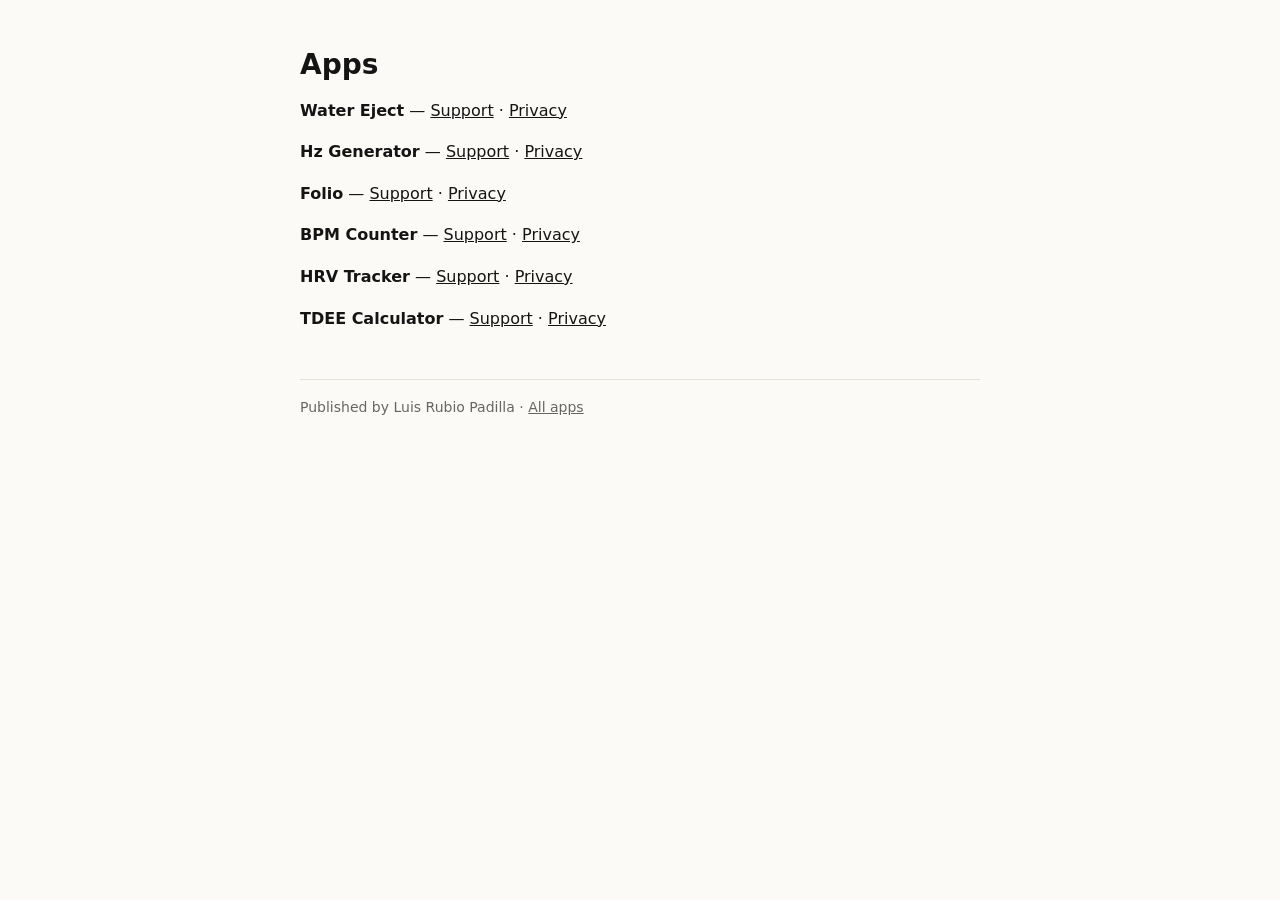
<file: index.html>
<!doctype html><html lang="en"><head><meta charset="utf-8"><meta name="viewport" content="width=device-width,initial-scale=1">
<title>Apps by Luis Rubio Padilla</title><link rel="stylesheet" href="./style.css"></head><body><main>
<h1>Apps</h1><p><b>Water Eject</b> — <a href="water-eject/">Support</a> · <a href="water-eject/privacy.html">Privacy</a></p><p><b>Hz Generator</b> — <a href="hz-generator/">Support</a> · <a href="hz-generator/privacy.html">Privacy</a></p><p><b>Folio</b> — <a href="folio/">Support</a> · <a href="folio/privacy.html">Privacy</a></p>
<p><b>BPM Counter</b> — <a href="bpm-counter/">Support</a> · <a href="bpm-counter/privacy.html">Privacy</a></p>
<p><b>HRV Tracker</b> — <a href="hrv-tracker/">Support</a> · <a href="hrv-tracker/privacy.html">Privacy</a></p>
<p><b>TDEE Calculator</b> — <a href="tdee-calculator/">Support</a> · <a href="tdee-calculator/privacy.html">Privacy</a></p>
<footer class="muted">Published by Luis Rubio Padilla · <a href="./">All apps</a></footer>
</main></body></html>
</file>
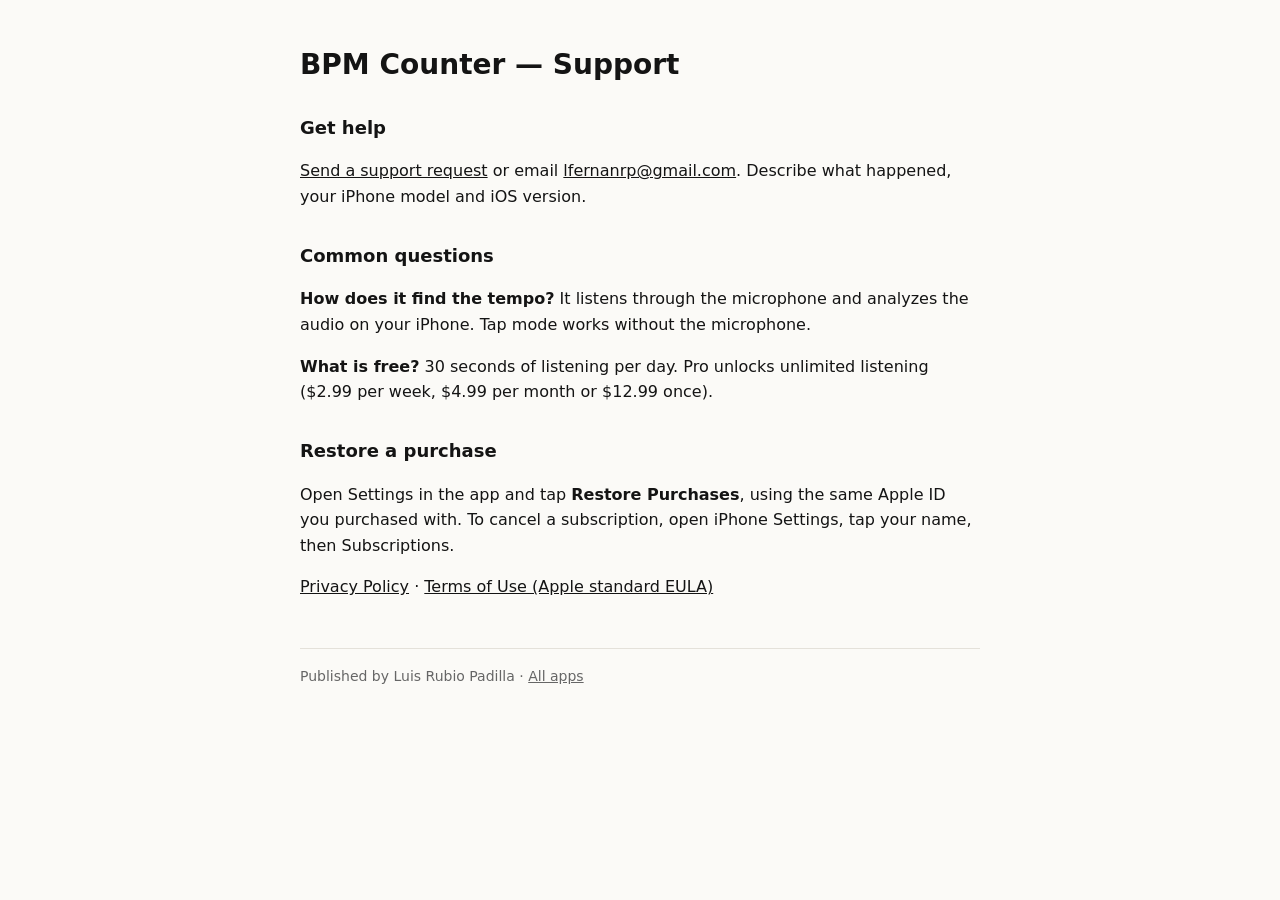
<file: bpm-counter/index.html>
<!doctype html><html lang="en"><head><meta charset="utf-8"><meta name="viewport" content="width=device-width,initial-scale=1">
<title>BPM Counter Support</title><link rel="stylesheet" href="../style.css"></head><body><main>
<h1>BPM Counter — Support</h1>
<h2>Get help</h2><p><a href="https://github.com/RINNECODER/apps/issues/new?title=BPM%20Counter:%20">Send a support request</a> or email <a href="mailto:lfernanrp@gmail.com">lfernanrp@gmail.com</a>. Describe what happened, your iPhone model and iOS version.</p>
<h2>Common questions</h2><p><b>How does it find the tempo?</b> It listens through the microphone and analyzes the audio on your iPhone. Tap mode works without the microphone.</p><p><b>What is free?</b> 30 seconds of listening per day. Pro unlocks unlimited listening ($2.99 per week, $4.99 per month or $12.99 once).</p>
<h2>Restore a purchase</h2><p>Open Settings in the app and tap <b>Restore Purchases</b>, using the same Apple ID you purchased with. To cancel a subscription, open iPhone Settings, tap your name, then Subscriptions.</p>
<p><a href="privacy.html">Privacy Policy</a> · <a href="https://www.apple.com/legal/internet-services/itunes/dev/stdeula/">Terms of Use (Apple standard EULA)</a></p>
<footer class="muted">Published by Luis Rubio Padilla · <a href="../">All apps</a></footer>
</main></body></html>
</file>
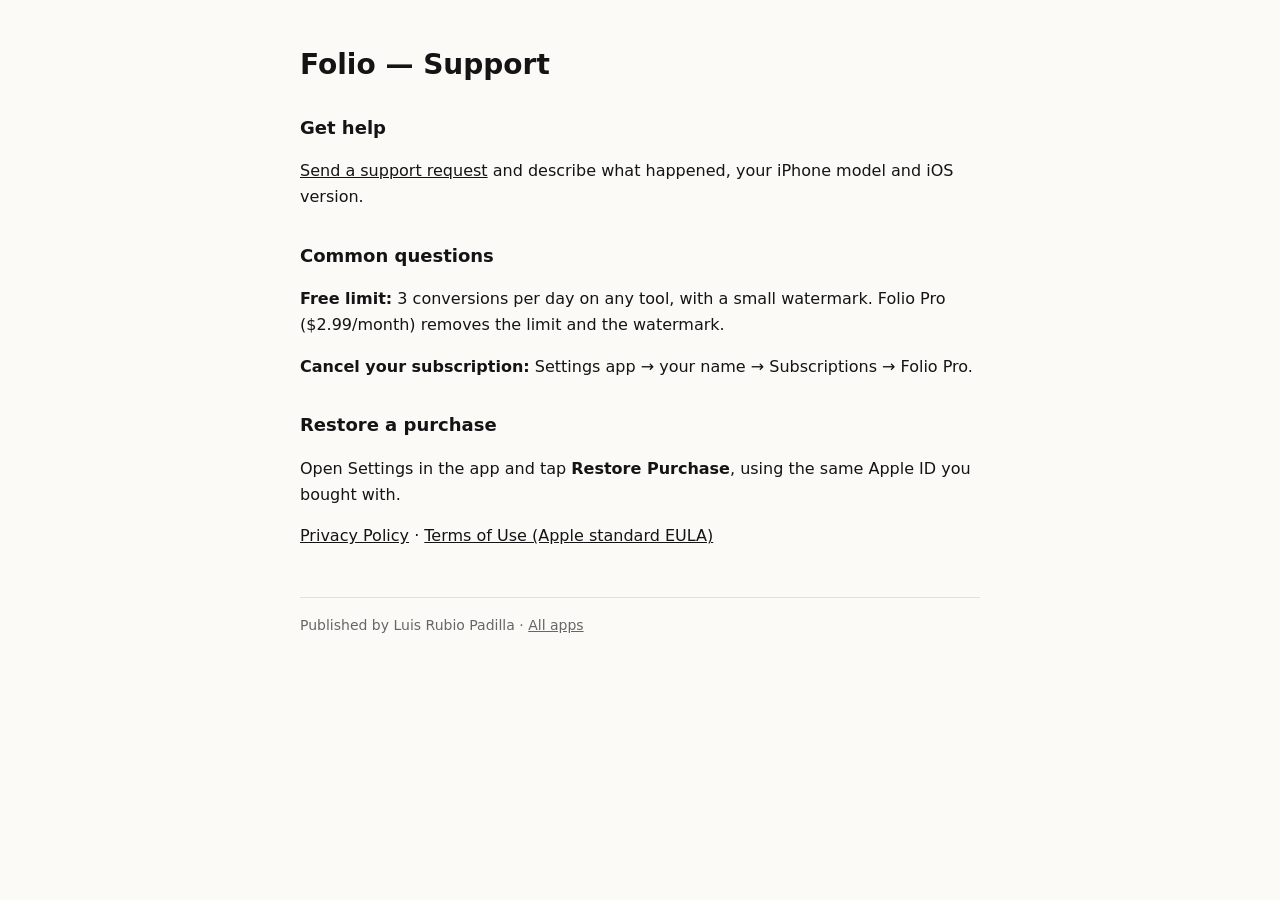
<file: folio/index.html>
<!doctype html><html lang="en"><head><meta charset="utf-8"><meta name="viewport" content="width=device-width,initial-scale=1">
<title>Folio Support</title><link rel="stylesheet" href="../style.css"></head><body><main>
<h1>Folio — Support</h1>
<h2>Get help</h2><p><a href="https://github.com/RINNECODER/apps/issues/new?title=Folio:%20">Send a support request</a> and describe what happened, your iPhone model and iOS version.</p>
<h2>Common questions</h2><p><b>Free limit:</b> 3 conversions per day on any tool, with a small watermark. Folio Pro ($2.99/month) removes the limit and the watermark.</p><p><b>Cancel your subscription:</b> Settings app → your name → Subscriptions → Folio Pro.</p>
<h2>Restore a purchase</h2><p>Open Settings in the app and tap <b>Restore Purchase</b>, using the same Apple ID you bought with.</p>
<p><a href="privacy.html">Privacy Policy</a> · <a href="https://www.apple.com/legal/internet-services/itunes/dev/stdeula/">Terms of Use (Apple standard EULA)</a></p>
<footer class="muted">Published by Luis Rubio Padilla · <a href="../">All apps</a></footer>
</main></body></html>
</file>
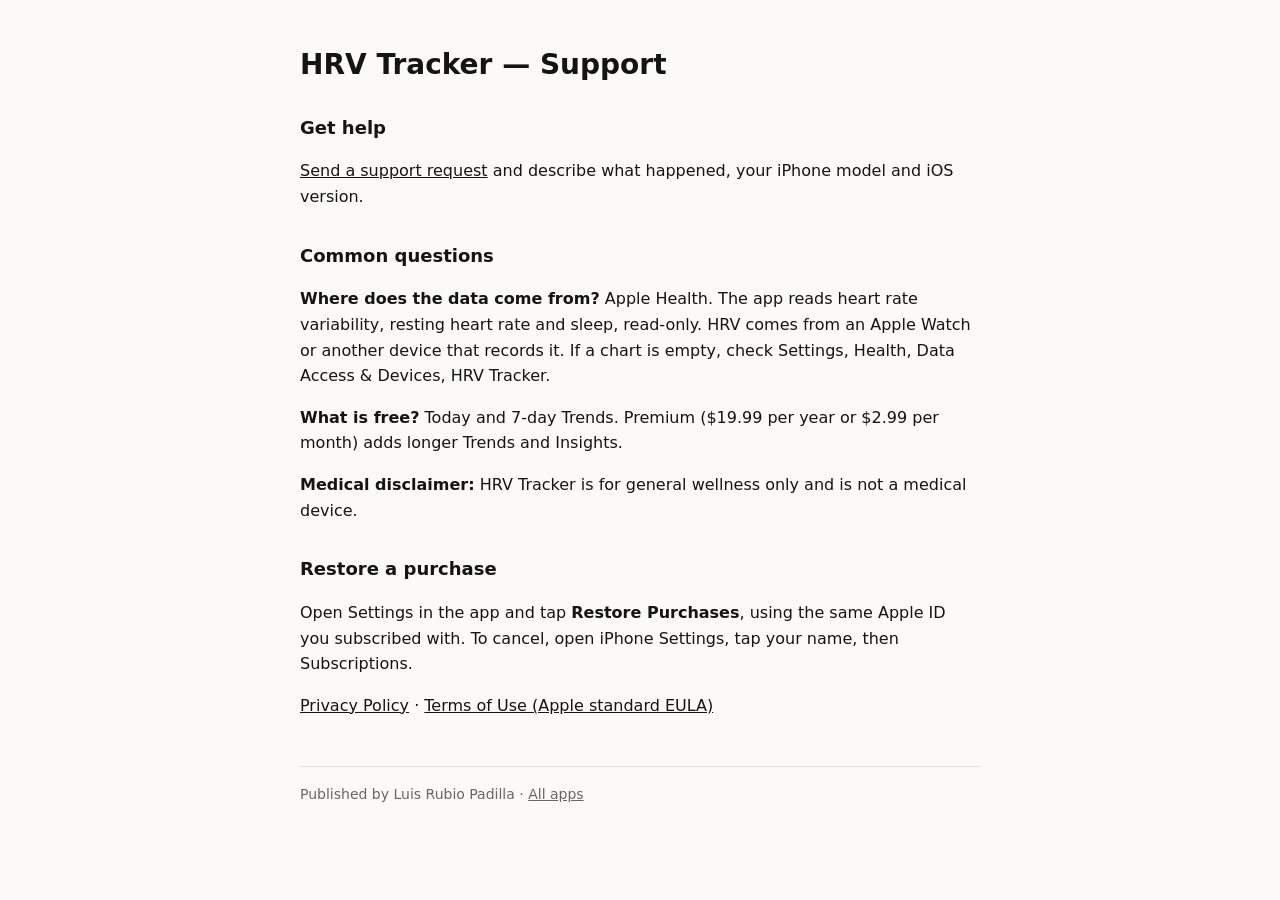
<file: hrv-tracker/index.html>
<!doctype html><html lang="en"><head><meta charset="utf-8"><meta name="viewport" content="width=device-width,initial-scale=1">
<title>HRV Tracker Support</title><link rel="stylesheet" href="../style.css"></head><body><main>
<h1>HRV Tracker — Support</h1>
<h2>Get help</h2><p><a href="https://github.com/RINNECODER/apps/issues/new?title=HRV%20Tracker:%20">Send a support request</a> and describe what happened, your iPhone model and iOS version.</p>
<h2>Common questions</h2><p><b>Where does the data come from?</b> Apple Health. The app reads heart rate variability, resting heart rate and sleep, read-only. HRV comes from an Apple Watch or another device that records it. If a chart is empty, check Settings, Health, Data Access &amp; Devices, HRV Tracker.</p><p><b>What is free?</b> Today and 7-day Trends. Premium ($19.99 per year or $2.99 per month) adds longer Trends and Insights.</p><p><b>Medical disclaimer:</b> HRV Tracker is for general wellness only and is not a medical device.</p>
<h2>Restore a purchase</h2><p>Open Settings in the app and tap <b>Restore Purchases</b>, using the same Apple ID you subscribed with. To cancel, open iPhone Settings, tap your name, then Subscriptions.</p>
<p><a href="privacy.html">Privacy Policy</a> · <a href="https://www.apple.com/legal/internet-services/itunes/dev/stdeula/">Terms of Use (Apple standard EULA)</a></p>
<footer class="muted">Published by Luis Rubio Padilla · <a href="../">All apps</a></footer>
</main></body></html>
</file>
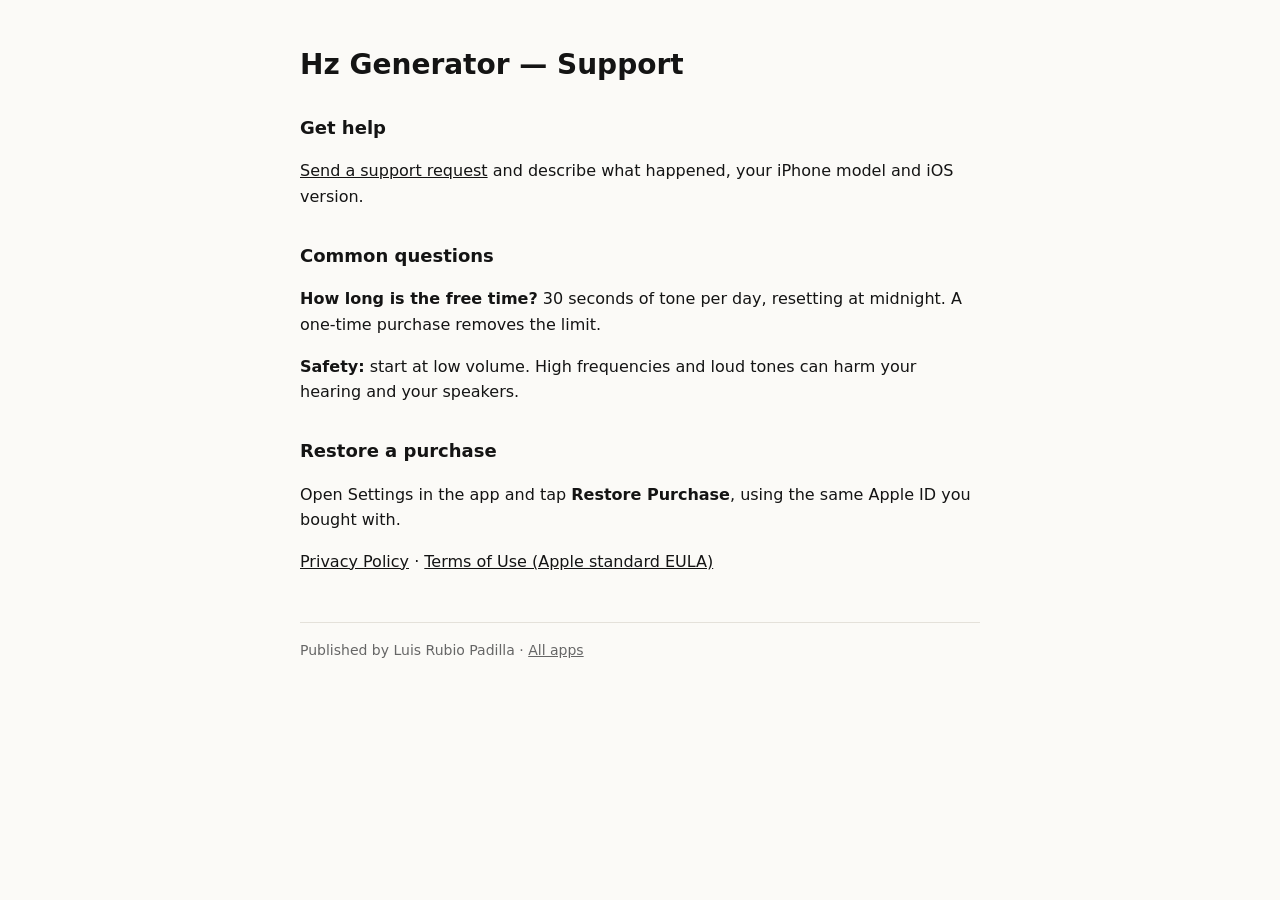
<file: hz-generator/index.html>
<!doctype html><html lang="en"><head><meta charset="utf-8"><meta name="viewport" content="width=device-width,initial-scale=1">
<title>Hz Generator Support</title><link rel="stylesheet" href="../style.css"></head><body><main>
<h1>Hz Generator — Support</h1>
<h2>Get help</h2><p><a href="https://github.com/RINNECODER/apps/issues/new?title=Hz%20Generator:%20">Send a support request</a> and describe what happened, your iPhone model and iOS version.</p>
<h2>Common questions</h2><p><b>How long is the free time?</b> 30 seconds of tone per day, resetting at midnight. A one-time purchase removes the limit.</p><p><b>Safety:</b> start at low volume. High frequencies and loud tones can harm your hearing and your speakers.</p>
<h2>Restore a purchase</h2><p>Open Settings in the app and tap <b>Restore Purchase</b>, using the same Apple ID you bought with.</p>
<p><a href="privacy.html">Privacy Policy</a> · <a href="https://www.apple.com/legal/internet-services/itunes/dev/stdeula/">Terms of Use (Apple standard EULA)</a></p>
<footer class="muted">Published by Luis Rubio Padilla · <a href="../">All apps</a></footer>
</main></body></html>
</file>
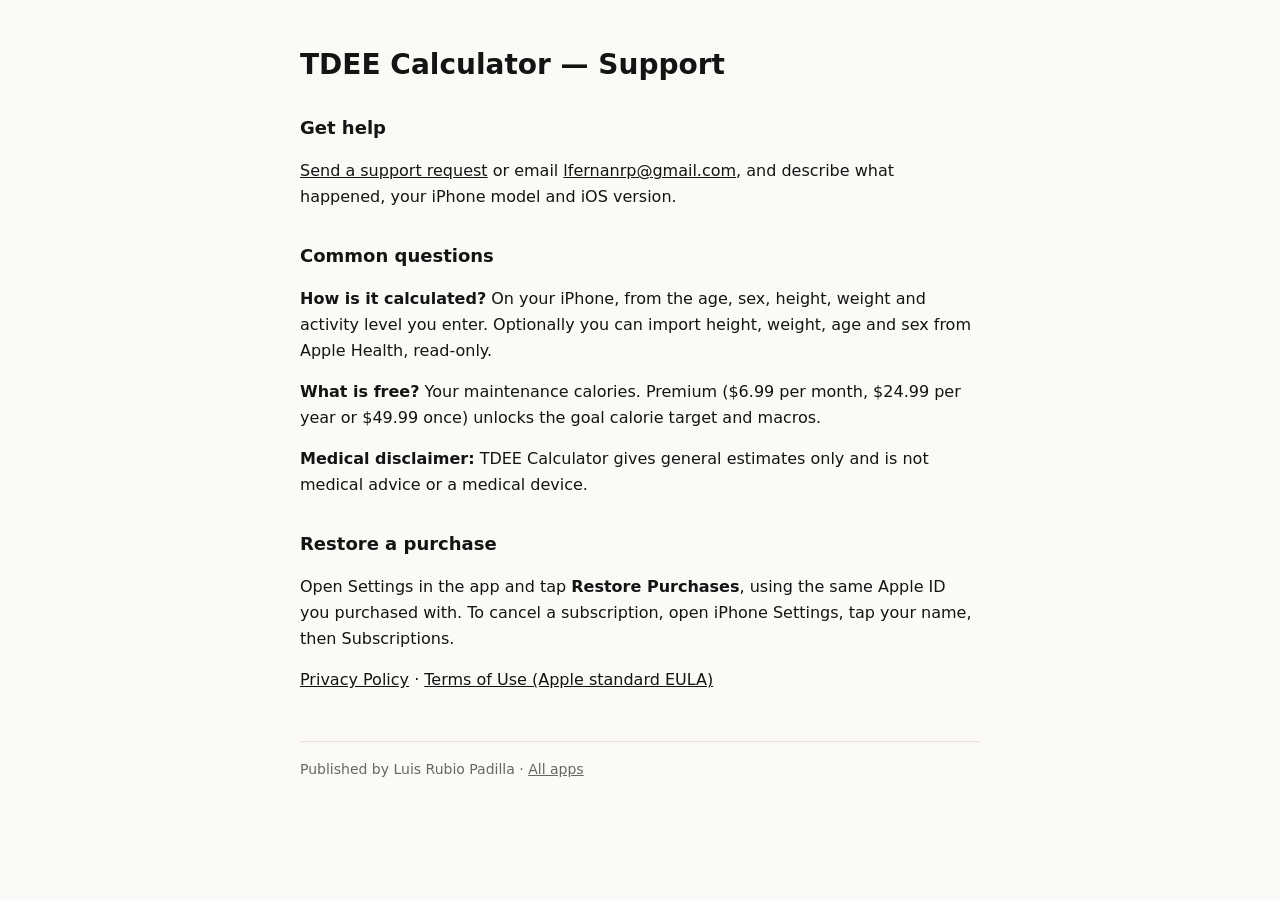
<file: tdee-calculator/index.html>
<!doctype html><html lang="en"><head><meta charset="utf-8"><meta name="viewport" content="width=device-width,initial-scale=1">
<title>TDEE Calculator Support</title><link rel="stylesheet" href="../style.css"></head><body><main>
<h1>TDEE Calculator — Support</h1>
<h2>Get help</h2><p><a href="https://github.com/RINNECODER/apps/issues/new?title=TDEE%20Calculator:%20">Send a support request</a> or email <a href="mailto:lfernanrp@gmail.com">lfernanrp@gmail.com</a>, and describe what happened, your iPhone model and iOS version.</p>
<h2>Common questions</h2><p><b>How is it calculated?</b> On your iPhone, from the age, sex, height, weight and activity level you enter. Optionally you can import height, weight, age and sex from Apple Health, read-only.</p><p><b>What is free?</b> Your maintenance calories. Premium ($6.99 per month, $24.99 per year or $49.99 once) unlocks the goal calorie target and macros.</p><p><b>Medical disclaimer:</b> TDEE Calculator gives general estimates only and is not medical advice or a medical device.</p>
<h2>Restore a purchase</h2><p>Open Settings in the app and tap <b>Restore Purchases</b>, using the same Apple ID you purchased with. To cancel a subscription, open iPhone Settings, tap your name, then Subscriptions.</p>
<p><a href="privacy.html">Privacy Policy</a> · <a href="https://www.apple.com/legal/internet-services/itunes/dev/stdeula/">Terms of Use (Apple standard EULA)</a></p>
<footer class="muted">Published by Luis Rubio Padilla · <a href="../">All apps</a></footer>
</main></body></html>
</file>
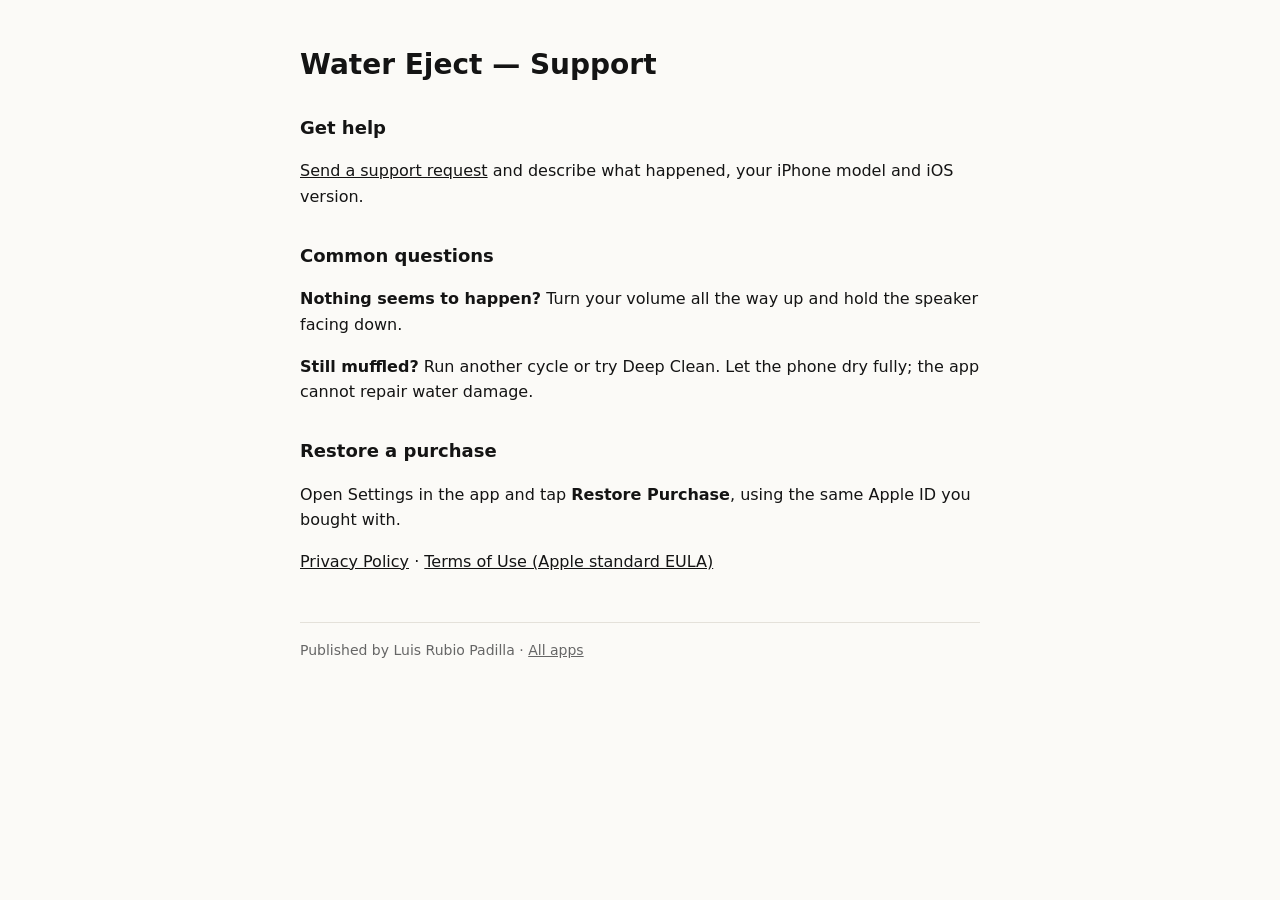
<file: water-eject/index.html>
<!doctype html><html lang="en"><head><meta charset="utf-8"><meta name="viewport" content="width=device-width,initial-scale=1">
<title>Water Eject Support</title><link rel="stylesheet" href="../style.css"></head><body><main>
<h1>Water Eject — Support</h1>
<h2>Get help</h2><p><a href="https://github.com/RINNECODER/apps/issues/new?title=Water%20Eject:%20">Send a support request</a> and describe what happened, your iPhone model and iOS version.</p>
<h2>Common questions</h2><p><b>Nothing seems to happen?</b> Turn your volume all the way up and hold the speaker facing down.</p><p><b>Still muffled?</b> Run another cycle or try Deep Clean. Let the phone dry fully; the app cannot repair water damage.</p>
<h2>Restore a purchase</h2><p>Open Settings in the app and tap <b>Restore Purchase</b>, using the same Apple ID you bought with.</p>
<p><a href="privacy.html">Privacy Policy</a> · <a href="https://www.apple.com/legal/internet-services/itunes/dev/stdeula/">Terms of Use (Apple standard EULA)</a></p>
<footer class="muted">Published by Luis Rubio Padilla · <a href="../">All apps</a></footer>
</main></body></html>
</file>
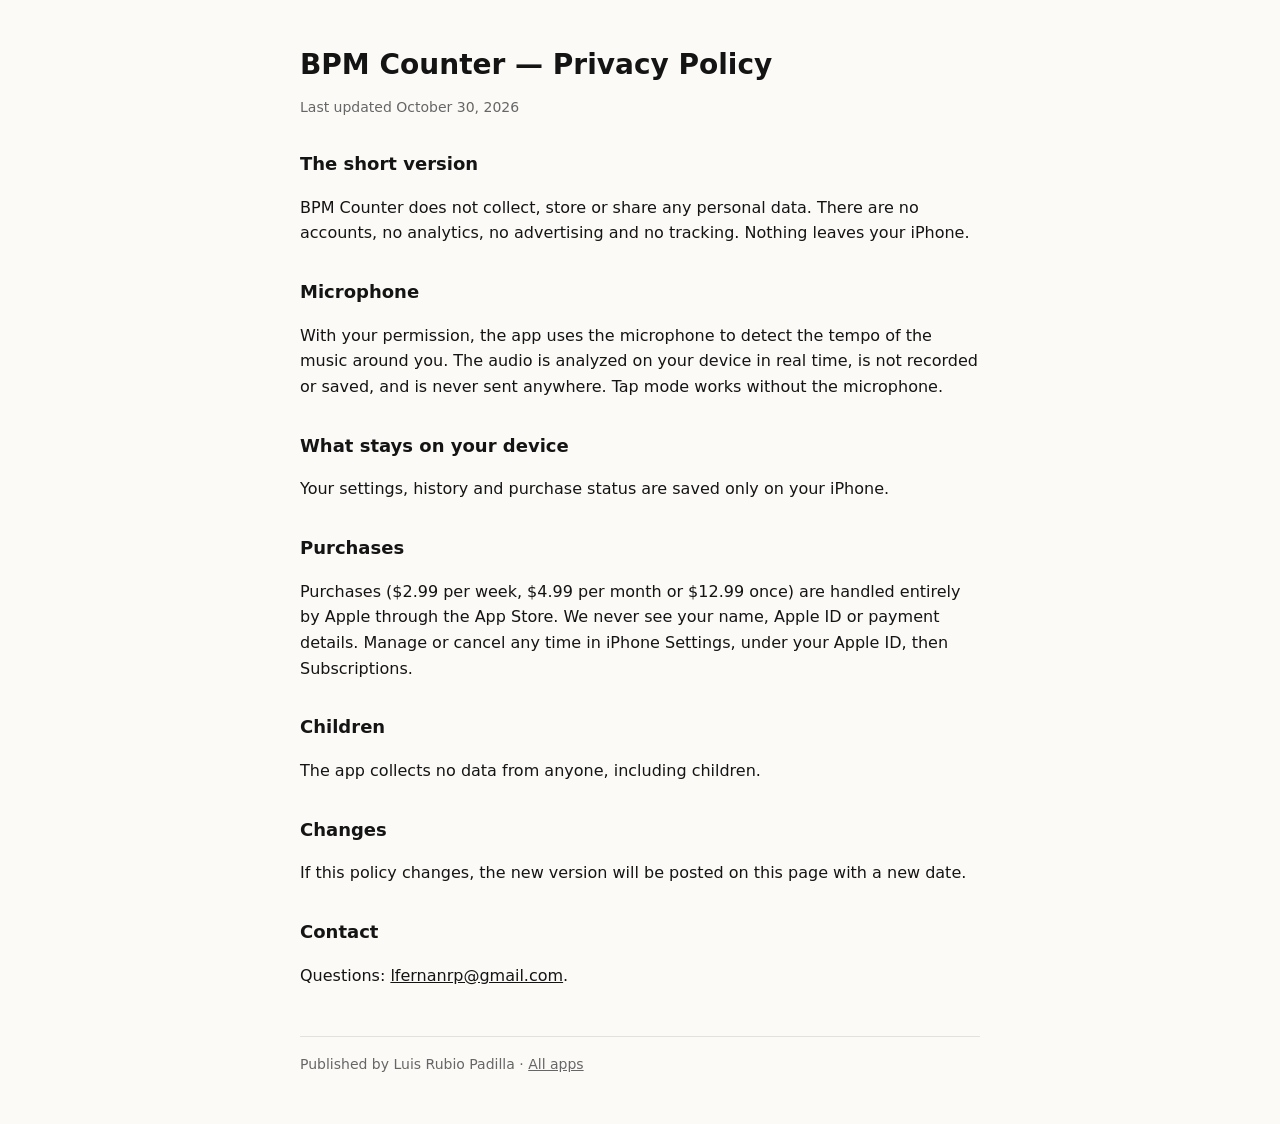
<file: bpm-counter/privacy.html>
<!doctype html><html lang="en"><head><meta charset="utf-8"><meta name="viewport" content="width=device-width,initial-scale=1">
<title>BPM Counter Privacy</title><link rel="stylesheet" href="../style.css"></head><body><main>
<h1>BPM Counter — Privacy Policy</h1><p class="muted">Last updated October 30, 2026</p>
<h2>The short version</h2><p>BPM Counter does not collect, store or share any personal data. There are no accounts, no analytics, no advertising and no tracking. Nothing leaves your iPhone.</p>
<h2>Microphone</h2><p>With your permission, the app uses the microphone to detect the tempo of the music around you. The audio is analyzed on your device in real time, is not recorded or saved, and is never sent anywhere. Tap mode works without the microphone.</p>
<h2>What stays on your device</h2><p>Your settings, history and purchase status are saved only on your iPhone.</p>
<h2>Purchases</h2><p>Purchases ($2.99 per week, $4.99 per month or $12.99 once) are handled entirely by Apple through the App Store. We never see your name, Apple ID or payment details. Manage or cancel any time in iPhone Settings, under your Apple ID, then Subscriptions.</p>
<h2>Children</h2><p>The app collects no data from anyone, including children.</p>
<h2>Changes</h2><p>If this policy changes, the new version will be posted on this page with a new date.</p>
<h2>Contact</h2><p>Questions: <a href="mailto:lfernanrp@gmail.com">lfernanrp@gmail.com</a>.</p>
<footer class="muted">Published by Luis Rubio Padilla · <a href="../">All apps</a></footer>
</main></body></html>
</file>
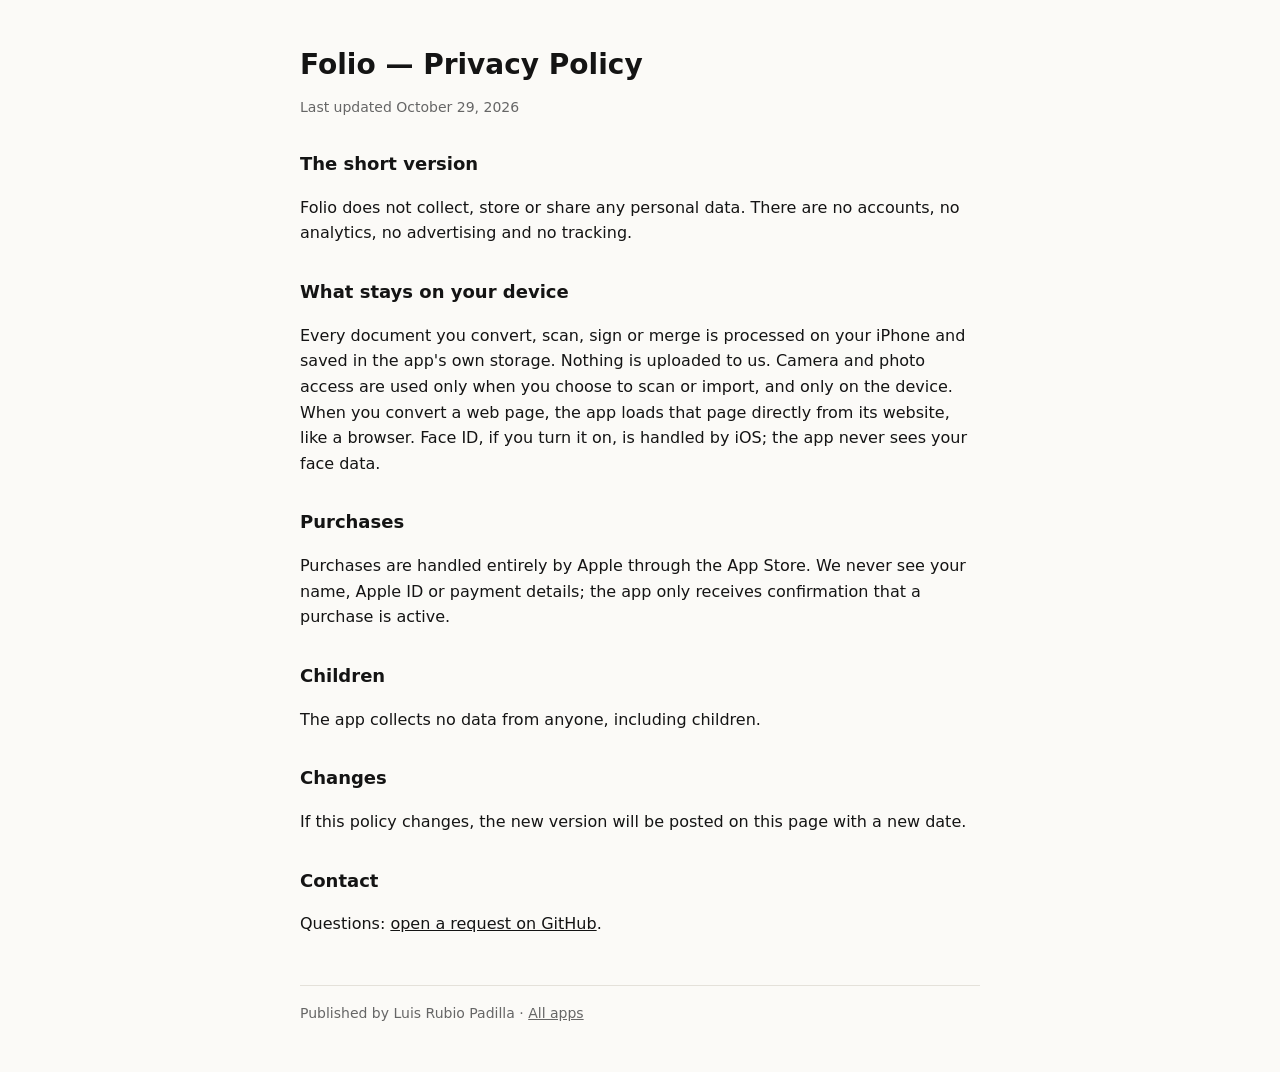
<file: folio/privacy.html>
<!doctype html><html lang="en"><head><meta charset="utf-8"><meta name="viewport" content="width=device-width,initial-scale=1">
<title>Folio Privacy</title><link rel="stylesheet" href="../style.css"></head><body><main>
<h1>Folio — Privacy Policy</h1><p class="muted">Last updated October 29, 2026</p>
<h2>The short version</h2><p>Folio does not collect, store or share any personal data. There are no accounts, no analytics, no advertising and no tracking.</p>
<h2>What stays on your device</h2><p>Every document you convert, scan, sign or merge is processed on your iPhone and saved in the app's own storage. Nothing is uploaded to us. Camera and photo access are used only when you choose to scan or import, and only on the device. When you convert a web page, the app loads that page directly from its website, like a browser. Face ID, if you turn it on, is handled by iOS; the app never sees your face data.</p>
<h2>Purchases</h2><p>Purchases are handled entirely by Apple through the App Store. We never see your name, Apple ID or payment details; the app only receives confirmation that a purchase is active.</p>
<h2>Children</h2><p>The app collects no data from anyone, including children.</p>
<h2>Changes</h2><p>If this policy changes, the new version will be posted on this page with a new date.</p>
<h2>Contact</h2><p>Questions: <a href="https://github.com/RINNECODER/apps/issues/new">open a request on GitHub</a>.</p>
<footer class="muted">Published by Luis Rubio Padilla · <a href="../">All apps</a></footer>
</main></body></html>
</file>
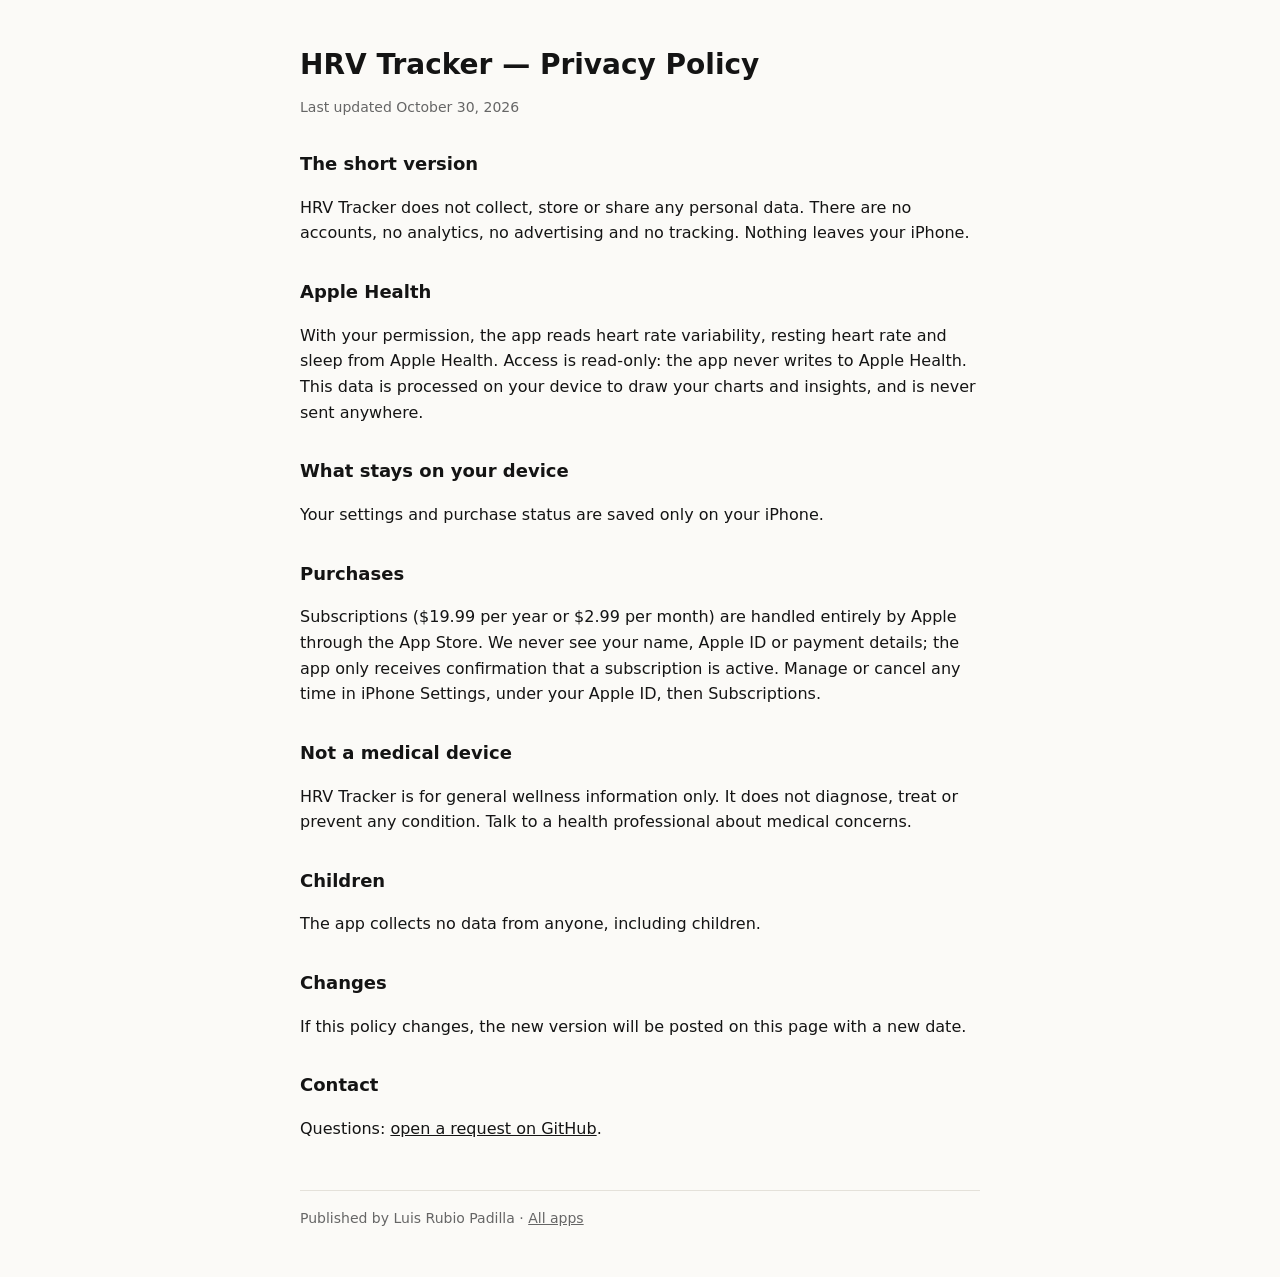
<file: hrv-tracker/privacy.html>
<!doctype html><html lang="en"><head><meta charset="utf-8"><meta name="viewport" content="width=device-width,initial-scale=1">
<title>HRV Tracker Privacy</title><link rel="stylesheet" href="../style.css"></head><body><main>
<h1>HRV Tracker — Privacy Policy</h1><p class="muted">Last updated October 30, 2026</p>
<h2>The short version</h2><p>HRV Tracker does not collect, store or share any personal data. There are no accounts, no analytics, no advertising and no tracking. Nothing leaves your iPhone.</p>
<h2>Apple Health</h2><p>With your permission, the app reads heart rate variability, resting heart rate and sleep from Apple Health. Access is read-only: the app never writes to Apple Health. This data is processed on your device to draw your charts and insights, and is never sent anywhere.</p>
<h2>What stays on your device</h2><p>Your settings and purchase status are saved only on your iPhone.</p>
<h2>Purchases</h2><p>Subscriptions ($19.99 per year or $2.99 per month) are handled entirely by Apple through the App Store. We never see your name, Apple ID or payment details; the app only receives confirmation that a subscription is active. Manage or cancel any time in iPhone Settings, under your Apple ID, then Subscriptions.</p>
<h2>Not a medical device</h2><p>HRV Tracker is for general wellness information only. It does not diagnose, treat or prevent any condition. Talk to a health professional about medical concerns.</p>
<h2>Children</h2><p>The app collects no data from anyone, including children.</p>
<h2>Changes</h2><p>If this policy changes, the new version will be posted on this page with a new date.</p>
<h2>Contact</h2><p>Questions: <a href="https://github.com/RINNECODER/apps/issues/new">open a request on GitHub</a>.</p>
<footer class="muted">Published by Luis Rubio Padilla · <a href="../">All apps</a></footer>
</main></body></html>
</file>
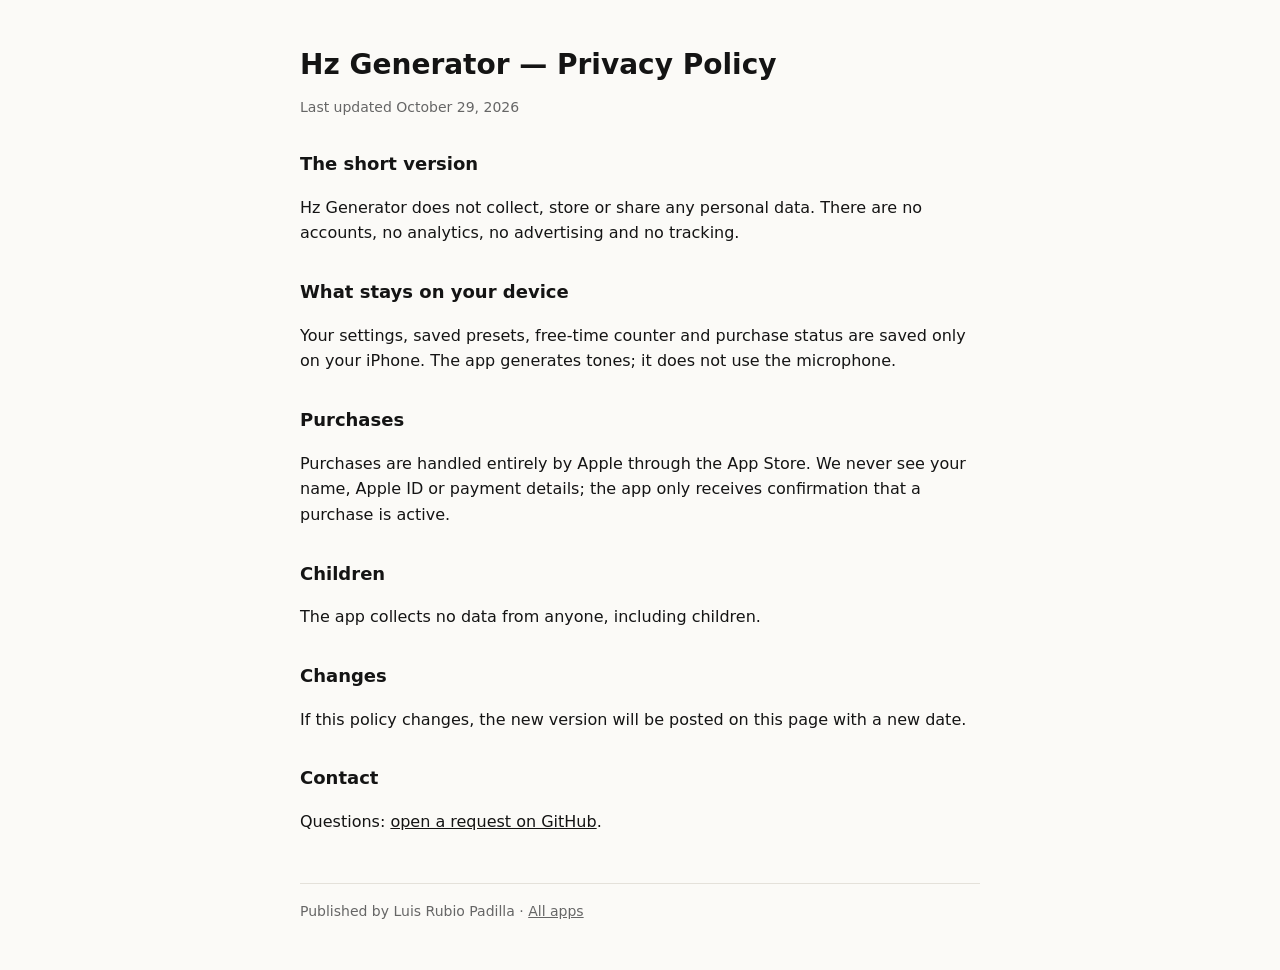
<file: hz-generator/privacy.html>
<!doctype html><html lang="en"><head><meta charset="utf-8"><meta name="viewport" content="width=device-width,initial-scale=1">
<title>Hz Generator Privacy</title><link rel="stylesheet" href="../style.css"></head><body><main>
<h1>Hz Generator — Privacy Policy</h1><p class="muted">Last updated October 29, 2026</p>
<h2>The short version</h2><p>Hz Generator does not collect, store or share any personal data. There are no accounts, no analytics, no advertising and no tracking.</p>
<h2>What stays on your device</h2><p>Your settings, saved presets, free-time counter and purchase status are saved only on your iPhone. The app generates tones; it does not use the microphone.</p>
<h2>Purchases</h2><p>Purchases are handled entirely by Apple through the App Store. We never see your name, Apple ID or payment details; the app only receives confirmation that a purchase is active.</p>
<h2>Children</h2><p>The app collects no data from anyone, including children.</p>
<h2>Changes</h2><p>If this policy changes, the new version will be posted on this page with a new date.</p>
<h2>Contact</h2><p>Questions: <a href="https://github.com/RINNECODER/apps/issues/new">open a request on GitHub</a>.</p>
<footer class="muted">Published by Luis Rubio Padilla · <a href="../">All apps</a></footer>
</main></body></html>
</file>
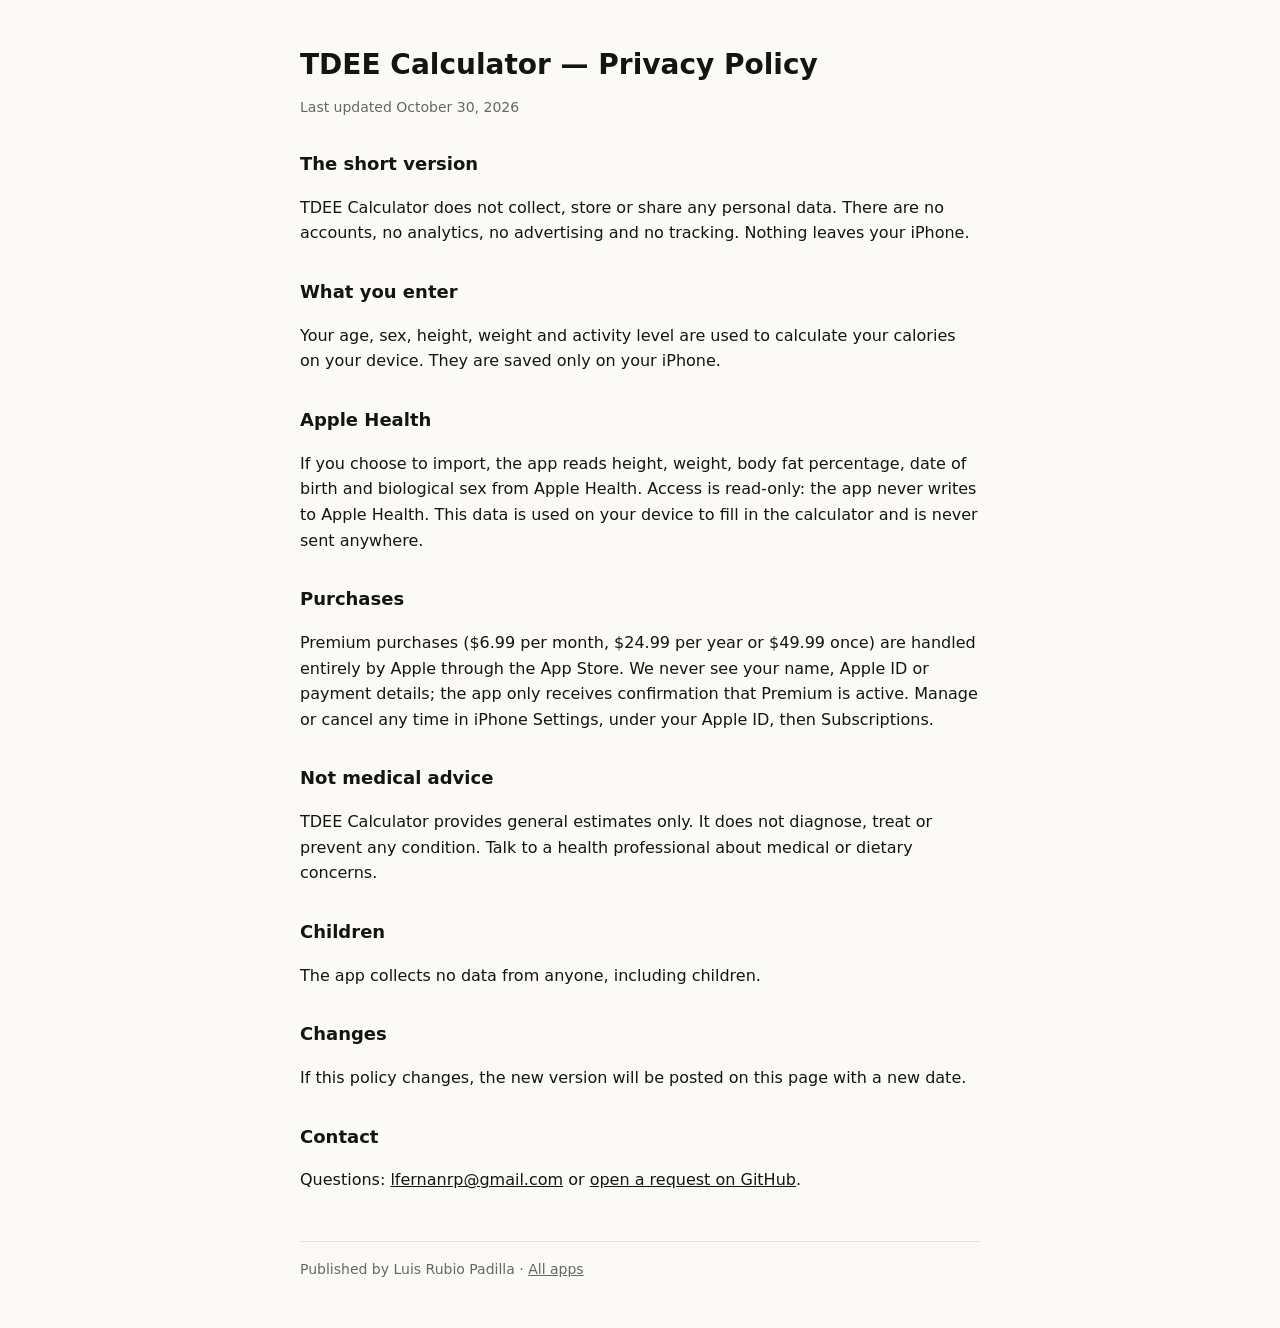
<file: tdee-calculator/privacy.html>
<!doctype html><html lang="en"><head><meta charset="utf-8"><meta name="viewport" content="width=device-width,initial-scale=1">
<title>TDEE Calculator Privacy</title><link rel="stylesheet" href="../style.css"></head><body><main>
<h1>TDEE Calculator — Privacy Policy</h1><p class="muted">Last updated October 30, 2026</p>
<h2>The short version</h2><p>TDEE Calculator does not collect, store or share any personal data. There are no accounts, no analytics, no advertising and no tracking. Nothing leaves your iPhone.</p>
<h2>What you enter</h2><p>Your age, sex, height, weight and activity level are used to calculate your calories on your device. They are saved only on your iPhone.</p>
<h2>Apple Health</h2><p>If you choose to import, the app reads height, weight, body fat percentage, date of birth and biological sex from Apple Health. Access is read-only: the app never writes to Apple Health. This data is used on your device to fill in the calculator and is never sent anywhere.</p>
<h2>Purchases</h2><p>Premium purchases ($6.99 per month, $24.99 per year or $49.99 once) are handled entirely by Apple through the App Store. We never see your name, Apple ID or payment details; the app only receives confirmation that Premium is active. Manage or cancel any time in iPhone Settings, under your Apple ID, then Subscriptions.</p>
<h2>Not medical advice</h2><p>TDEE Calculator provides general estimates only. It does not diagnose, treat or prevent any condition. Talk to a health professional about medical or dietary concerns.</p>
<h2>Children</h2><p>The app collects no data from anyone, including children.</p>
<h2>Changes</h2><p>If this policy changes, the new version will be posted on this page with a new date.</p>
<h2>Contact</h2><p>Questions: <a href="mailto:lfernanrp@gmail.com">lfernanrp@gmail.com</a> or <a href="https://github.com/RINNECODER/apps/issues/new">open a request on GitHub</a>.</p>
<footer class="muted">Published by Luis Rubio Padilla · <a href="../">All apps</a></footer>
</main></body></html>
</file>
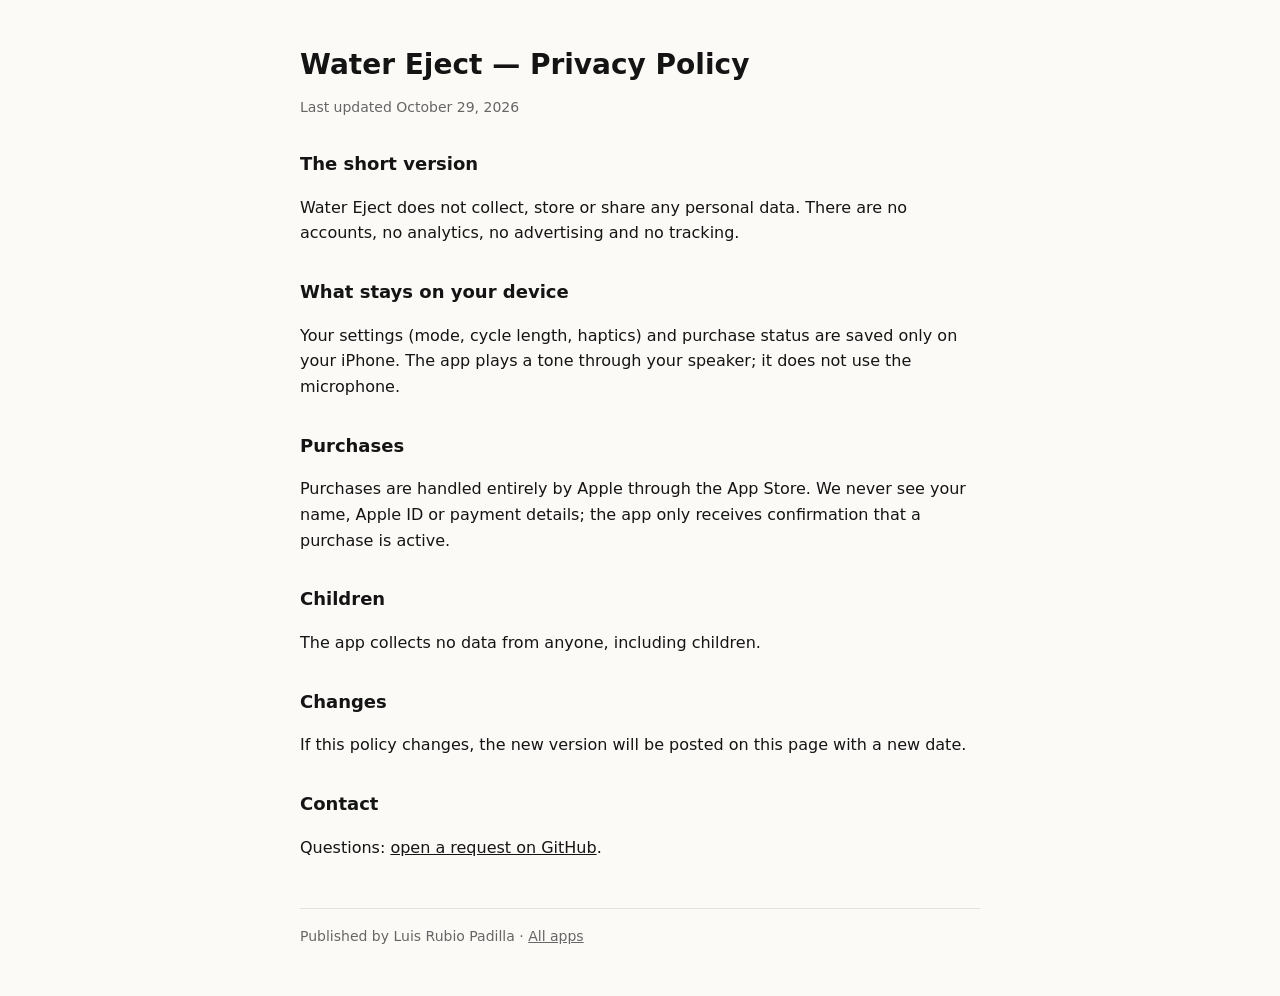
<file: water-eject/privacy.html>
<!doctype html><html lang="en"><head><meta charset="utf-8"><meta name="viewport" content="width=device-width,initial-scale=1">
<title>Water Eject Privacy</title><link rel="stylesheet" href="../style.css"></head><body><main>
<h1>Water Eject — Privacy Policy</h1><p class="muted">Last updated October 29, 2026</p>
<h2>The short version</h2><p>Water Eject does not collect, store or share any personal data. There are no accounts, no analytics, no advertising and no tracking.</p>
<h2>What stays on your device</h2><p>Your settings (mode, cycle length, haptics) and purchase status are saved only on your iPhone. The app plays a tone through your speaker; it does not use the microphone.</p>
<h2>Purchases</h2><p>Purchases are handled entirely by Apple through the App Store. We never see your name, Apple ID or payment details; the app only receives confirmation that a purchase is active.</p>
<h2>Children</h2><p>The app collects no data from anyone, including children.</p>
<h2>Changes</h2><p>If this policy changes, the new version will be posted on this page with a new date.</p>
<h2>Contact</h2><p>Questions: <a href="https://github.com/RINNECODER/apps/issues/new">open a request on GitHub</a>.</p>
<footer class="muted">Published by Luis Rubio Padilla · <a href="../">All apps</a></footer>
</main></body></html>
</file>
<file: style.css>
:root{color-scheme:light dark;--bg:#fbfaf7;--fg:#141414;--muted:#666;--line:#e4e1da}
@media (prefers-color-scheme:dark){:root{--bg:#0e0f11;--fg:#eee;--muted:#9a9a9a;--line:#26282c}}
body{margin:0;background:var(--bg);color:var(--fg);font:16px/1.6 -apple-system,system-ui,sans-serif}
main{max-width:680px;margin:0 auto;padding:48px 16px}
h1{font-size:28px;line-height:1.2;margin:0 0 4px}h2{font-size:18px;margin:32px 0 8px}
p,li{color:var(--fg)}.muted{color:var(--muted);font-size:14px}a{color:inherit}
footer{margin-top:48px;padding-top:16px;border-top:1px solid var(--line)}
</file>
